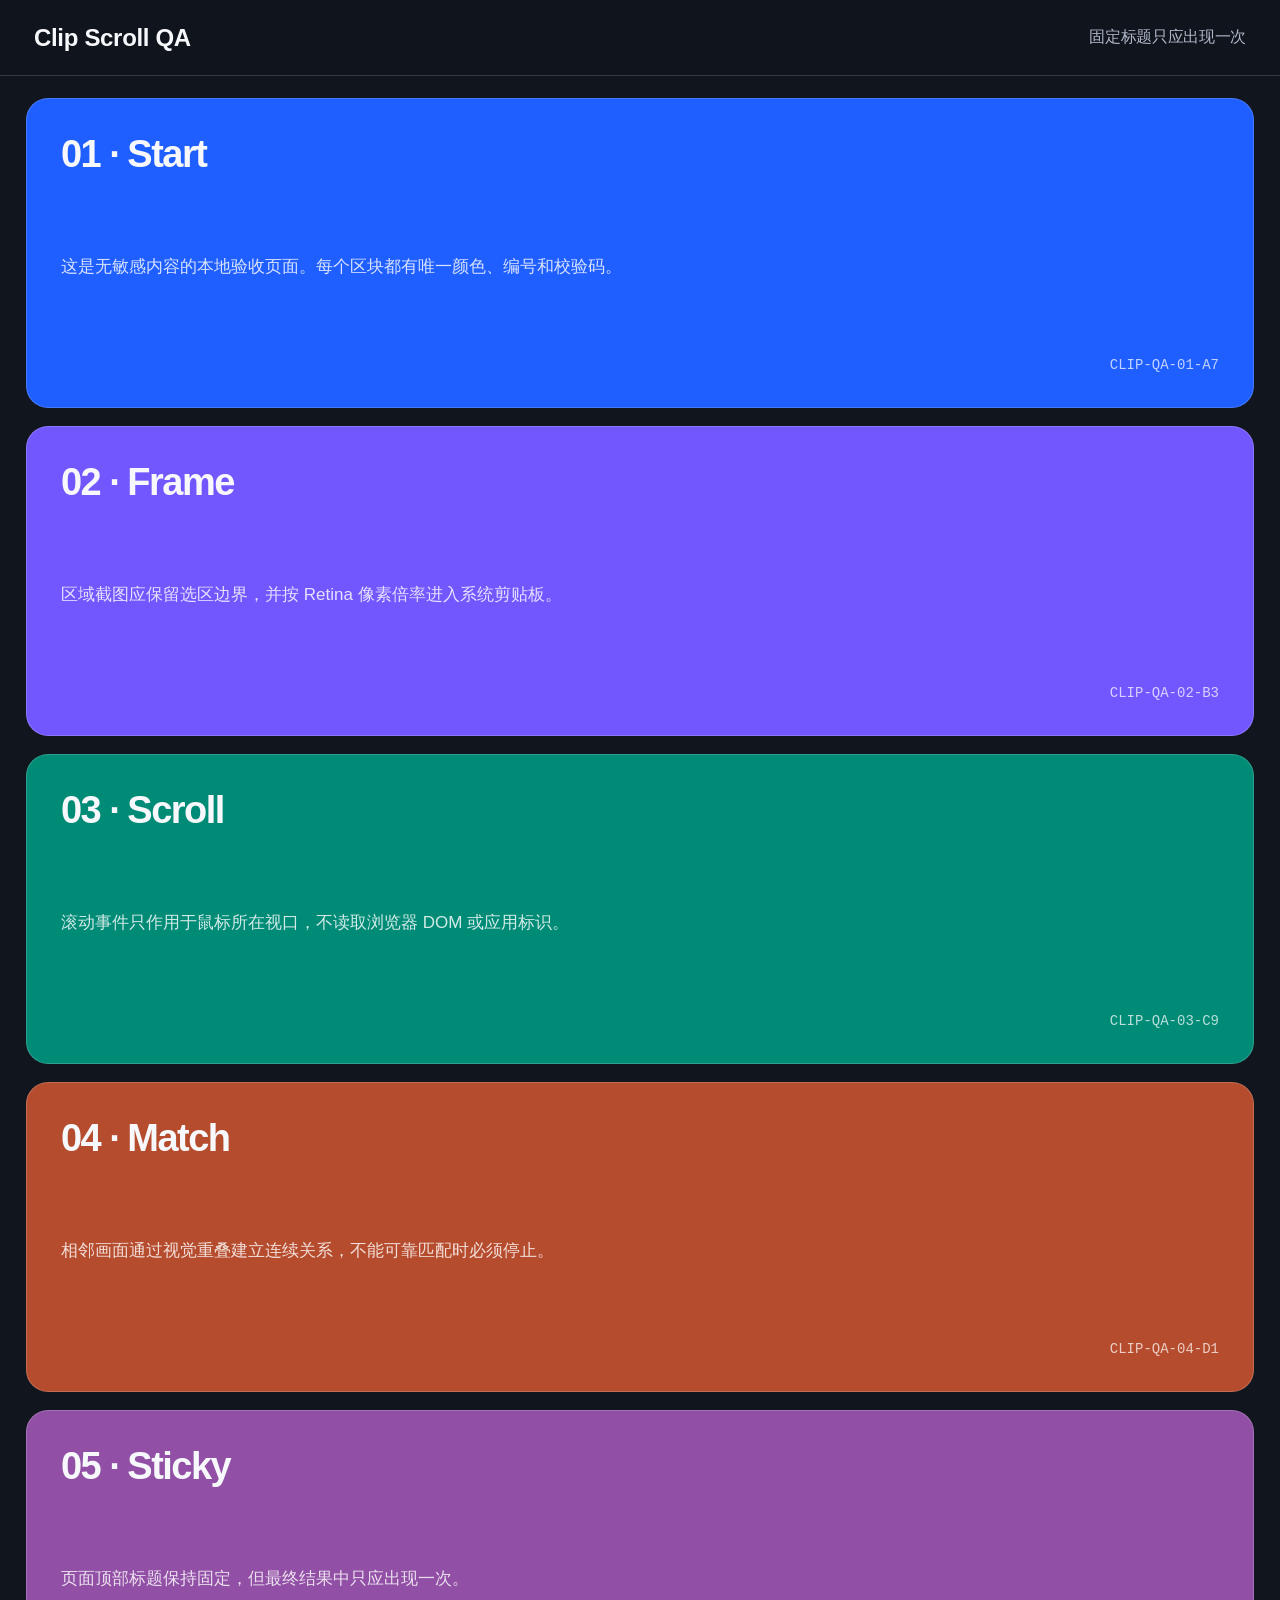
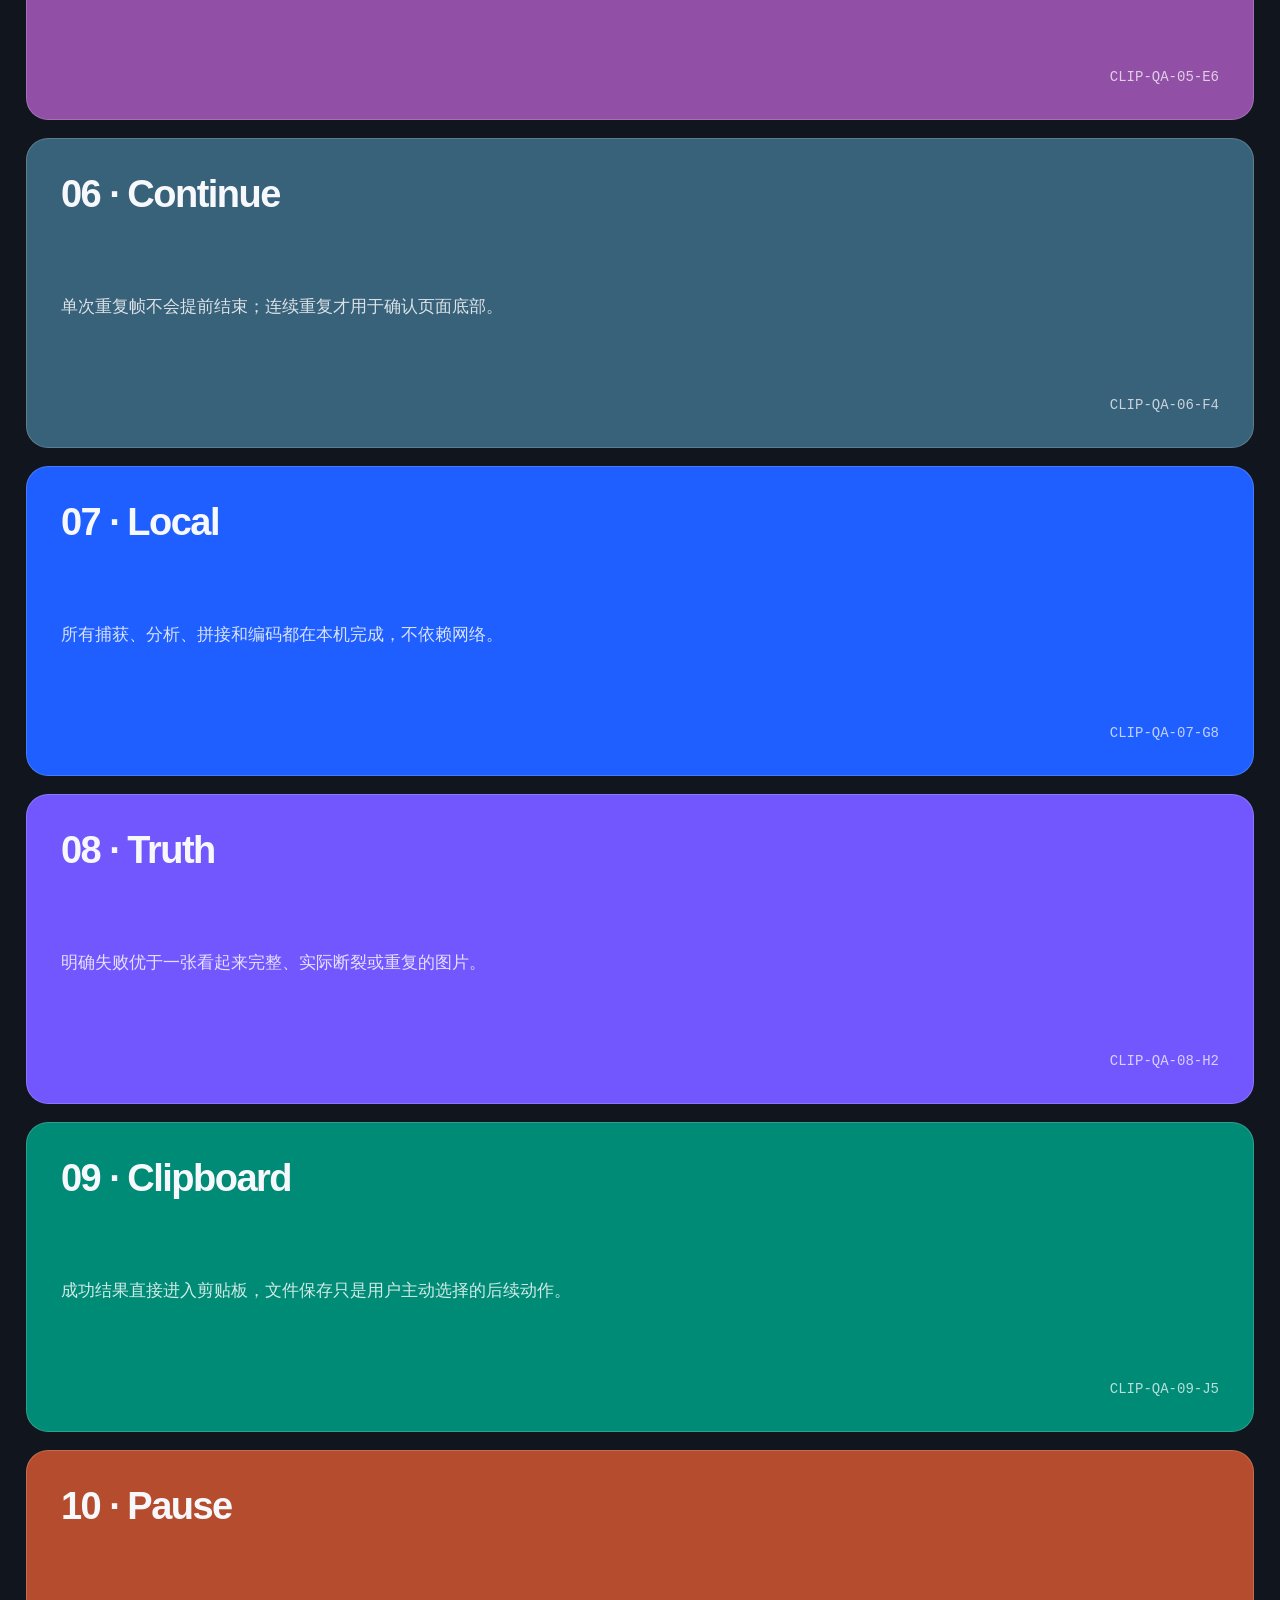
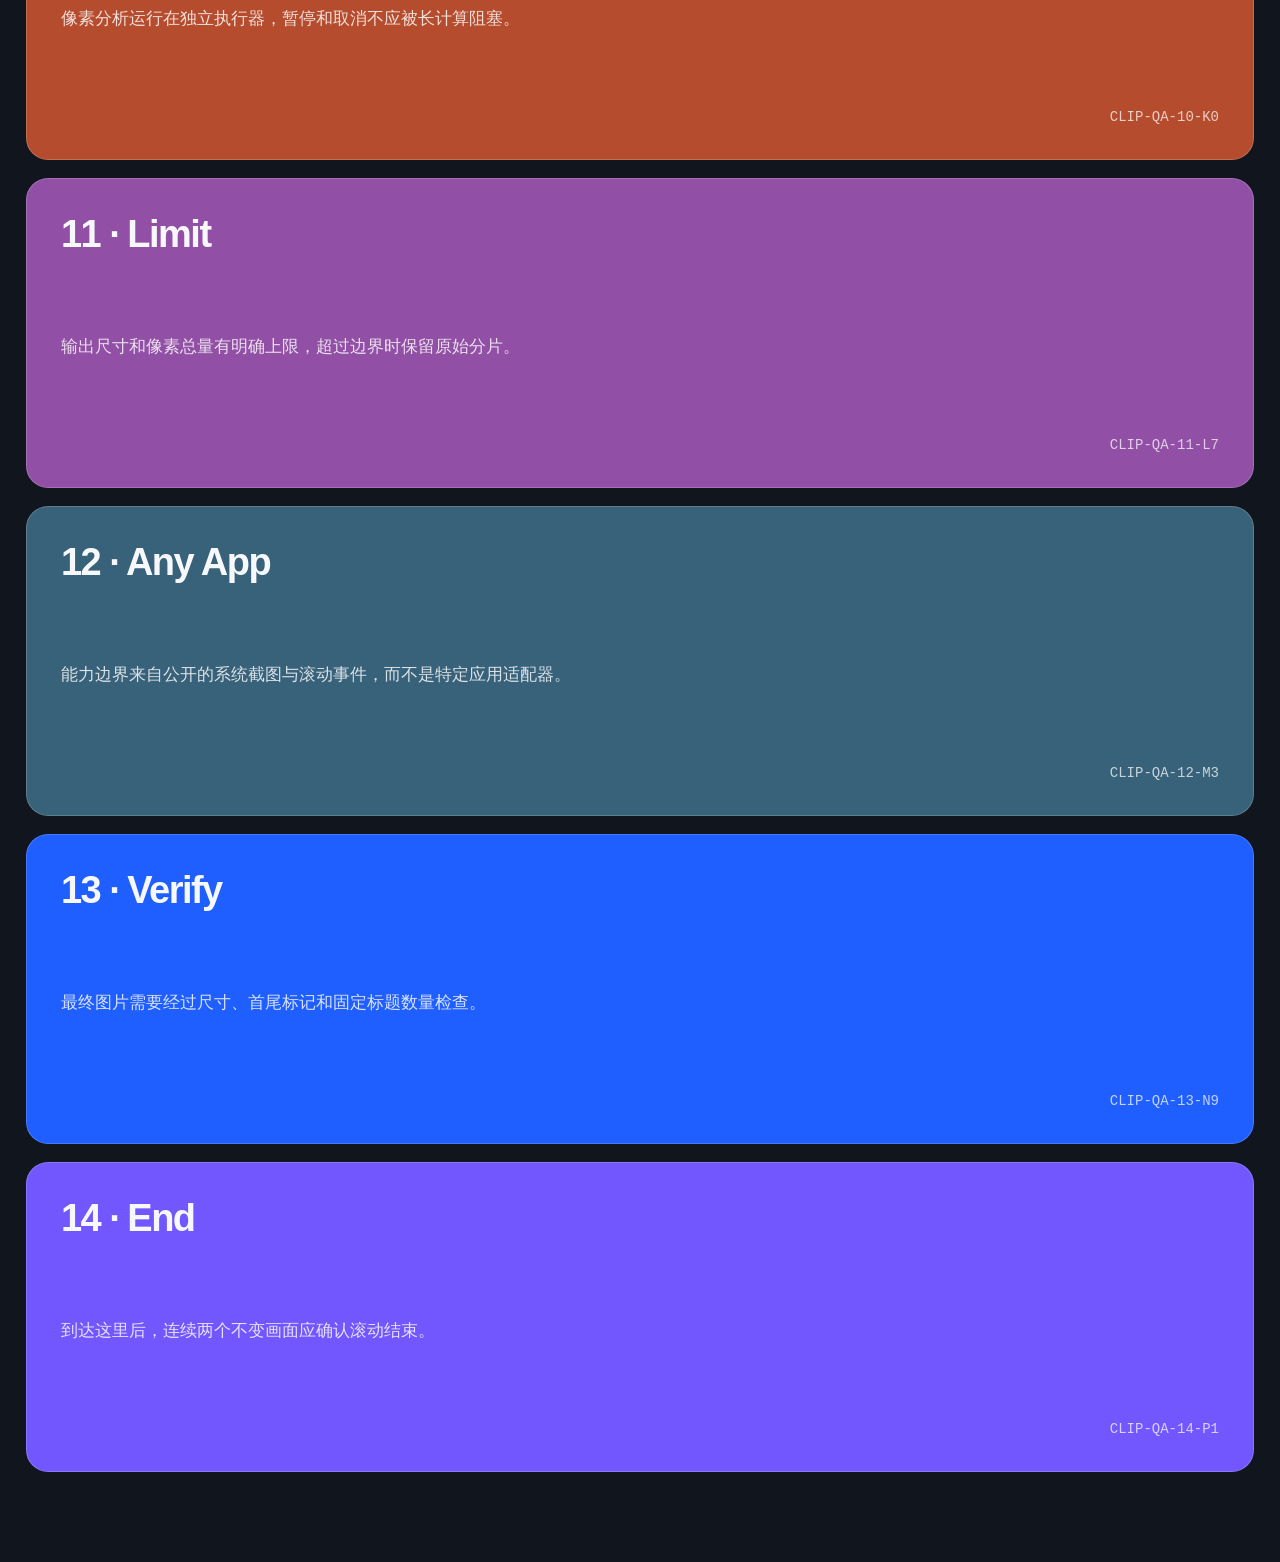
<file: qa/scroll-fixture.html>
<!doctype html>
<html lang="zh-CN">
<head>
  <meta charset="utf-8">
  <meta name="viewport" content="width=device-width, initial-scale=1">
  <title>Clip Scroll QA</title>
  <style>
    * { box-sizing: border-box; }
    html { background: #11151d; color: #f7f8fb; font-family: -apple-system, BlinkMacSystemFont, sans-serif; }
    body { margin: 0; }
    header {
      position: sticky;
      top: 0;
      z-index: 2;
      height: 76px;
      display: flex;
      align-items: center;
      justify-content: space-between;
      padding: 0 34px;
      background: rgba(17, 21, 29, 0.97);
      border-bottom: 1px solid rgba(255, 255, 255, 0.16);
      letter-spacing: -0.02em;
    }
    header strong { font-size: 24px; }
    header span { color: #aeb7c8; font-variant-numeric: tabular-nums; }
    main { padding: 22px 26px 72px; }
    section {
      min-height: 310px;
      margin: 0 0 18px;
      padding: 34px;
      border-radius: 22px;
      border: 1px solid rgba(255, 255, 255, 0.18);
      display: grid;
      align-content: space-between;
      overflow: hidden;
    }
    section h2 { margin: 0; font-size: 38px; letter-spacing: -0.04em; }
    section p { margin: 0; max-width: 620px; color: rgba(255, 255, 255, 0.82); font-size: 17px; line-height: 1.6; }
    section code { justify-self: end; font-size: 14px; color: rgba(255, 255, 255, 0.72); }
    section:nth-child(6n+1) { background: #1f5eff; }
    section:nth-child(6n+2) { background: #7257ff; }
    section:nth-child(6n+3) { background: #008b77; }
    section:nth-child(6n+4) { background: #b64c2e; }
    section:nth-child(6n+5) { background: #9150a5; }
    section:nth-child(6n)   { background: #38617a; }
  </style>
</head>
<body>
  <header><strong>Clip Scroll QA</strong><span>固定标题只应出现一次</span></header>
  <main>
    <section><h2>01 · Start</h2><p>这是无敏感内容的本地验收页面。每个区块都有唯一颜色、编号和校验码。</p><code>CLIP-QA-01-A7</code></section>
    <section><h2>02 · Frame</h2><p>区域截图应保留选区边界，并按 Retina 像素倍率进入系统剪贴板。</p><code>CLIP-QA-02-B3</code></section>
    <section><h2>03 · Scroll</h2><p>滚动事件只作用于鼠标所在视口，不读取浏览器 DOM 或应用标识。</p><code>CLIP-QA-03-C9</code></section>
    <section><h2>04 · Match</h2><p>相邻画面通过视觉重叠建立连续关系，不能可靠匹配时必须停止。</p><code>CLIP-QA-04-D1</code></section>
    <section><h2>05 · Sticky</h2><p>页面顶部标题保持固定，但最终结果中只应出现一次。</p><code>CLIP-QA-05-E6</code></section>
    <section><h2>06 · Continue</h2><p>单次重复帧不会提前结束；连续重复才用于确认页面底部。</p><code>CLIP-QA-06-F4</code></section>
    <section><h2>07 · Local</h2><p>所有捕获、分析、拼接和编码都在本机完成，不依赖网络。</p><code>CLIP-QA-07-G8</code></section>
    <section><h2>08 · Truth</h2><p>明确失败优于一张看起来完整、实际断裂或重复的图片。</p><code>CLIP-QA-08-H2</code></section>
    <section><h2>09 · Clipboard</h2><p>成功结果直接进入剪贴板，文件保存只是用户主动选择的后续动作。</p><code>CLIP-QA-09-J5</code></section>
    <section><h2>10 · Pause</h2><p>像素分析运行在独立执行器，暂停和取消不应被长计算阻塞。</p><code>CLIP-QA-10-K0</code></section>
    <section><h2>11 · Limit</h2><p>输出尺寸和像素总量有明确上限，超过边界时保留原始分片。</p><code>CLIP-QA-11-L7</code></section>
    <section><h2>12 · Any App</h2><p>能力边界来自公开的系统截图与滚动事件，而不是特定应用适配器。</p><code>CLIP-QA-12-M3</code></section>
    <section><h2>13 · Verify</h2><p>最终图片需要经过尺寸、首尾标记和固定标题数量检查。</p><code>CLIP-QA-13-N9</code></section>
    <section><h2>14 · End</h2><p>到达这里后，连续两个不变画面应确认滚动结束。</p><code>CLIP-QA-14-P1</code></section>
  </main>
</body>
</html>
</file>
